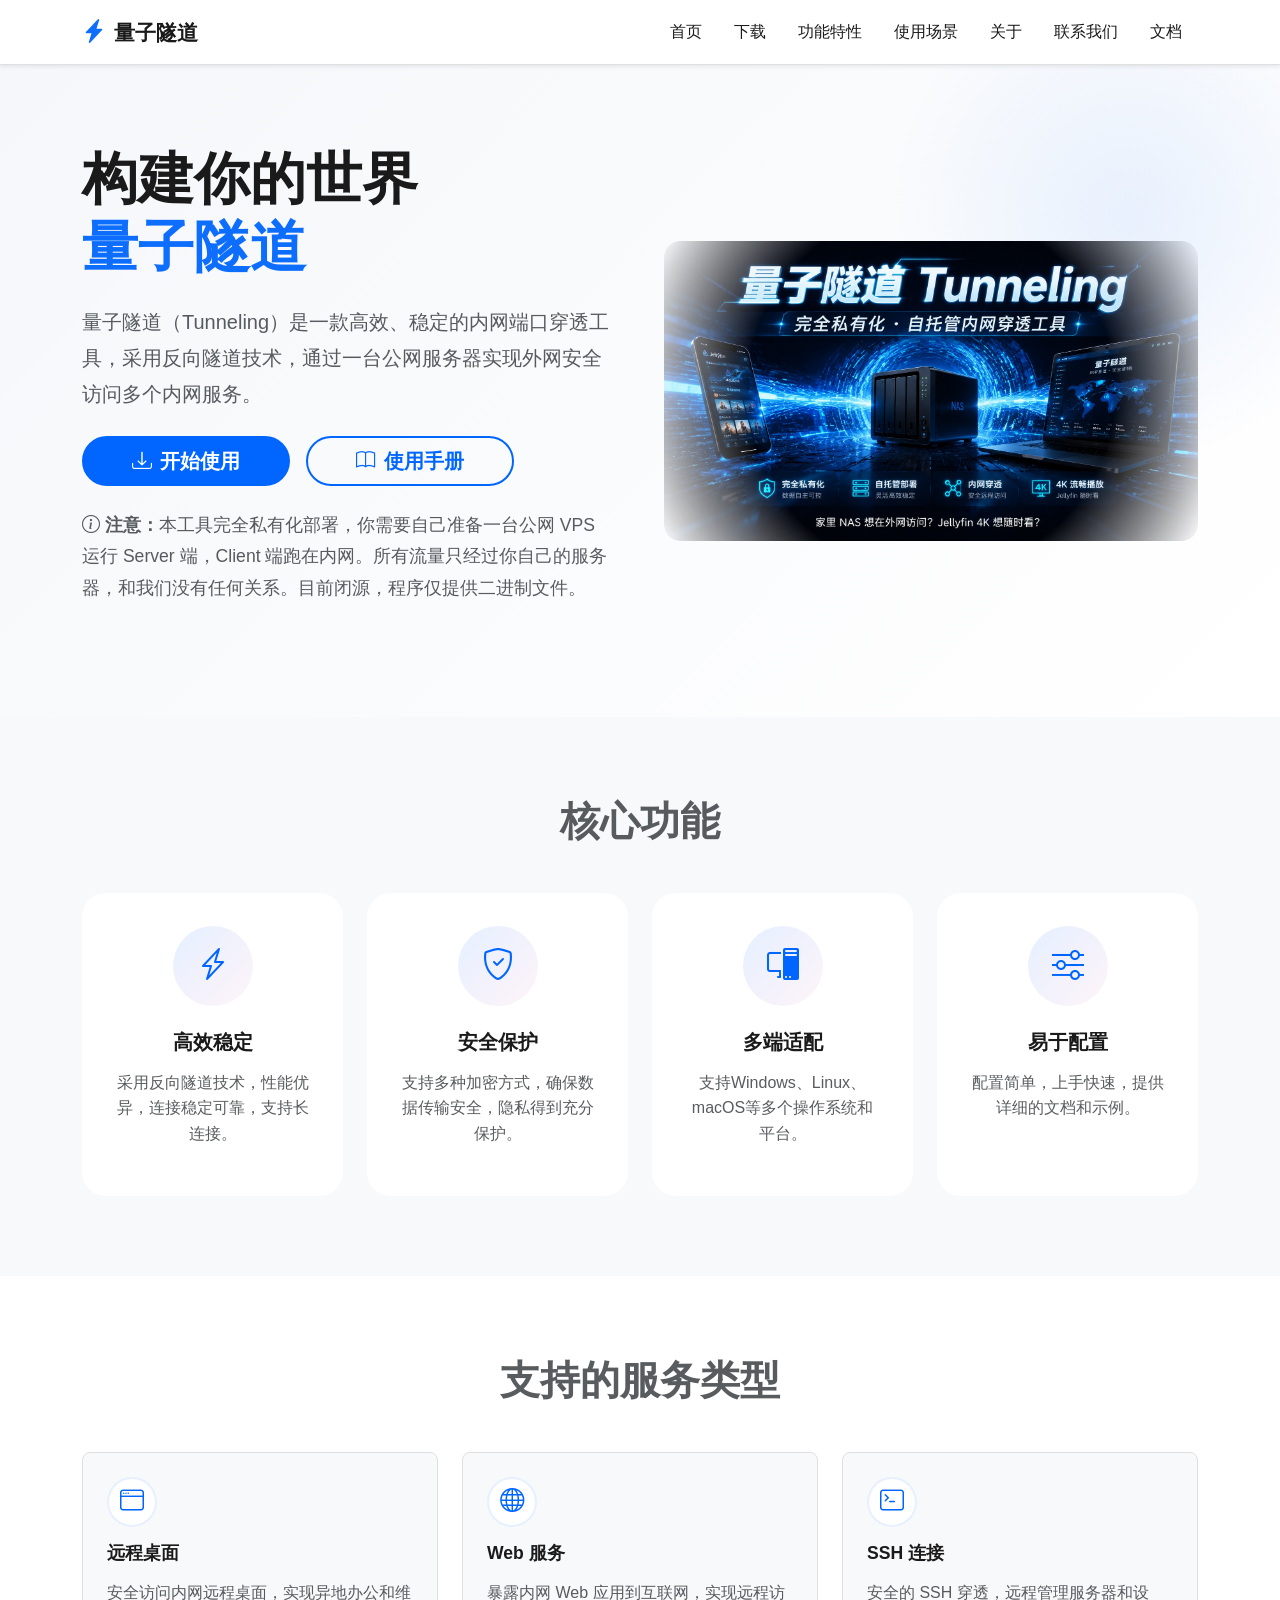
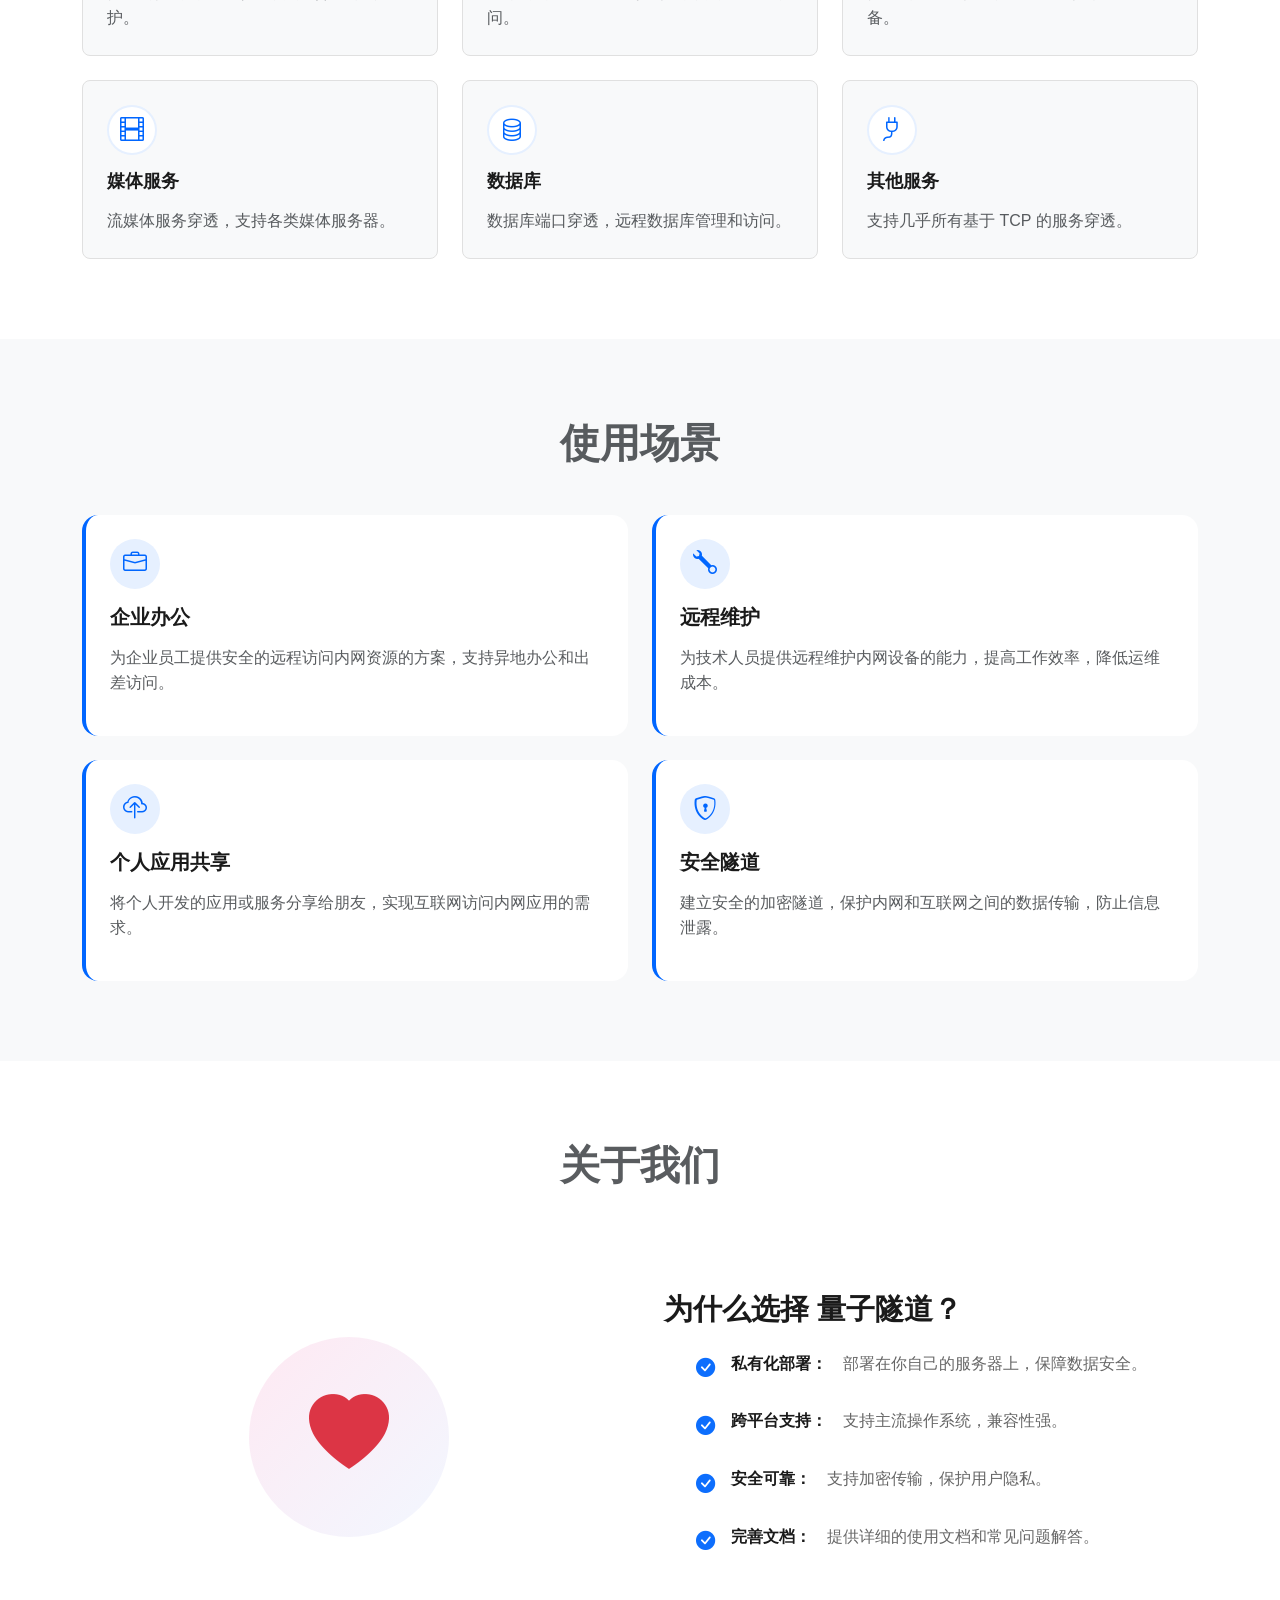
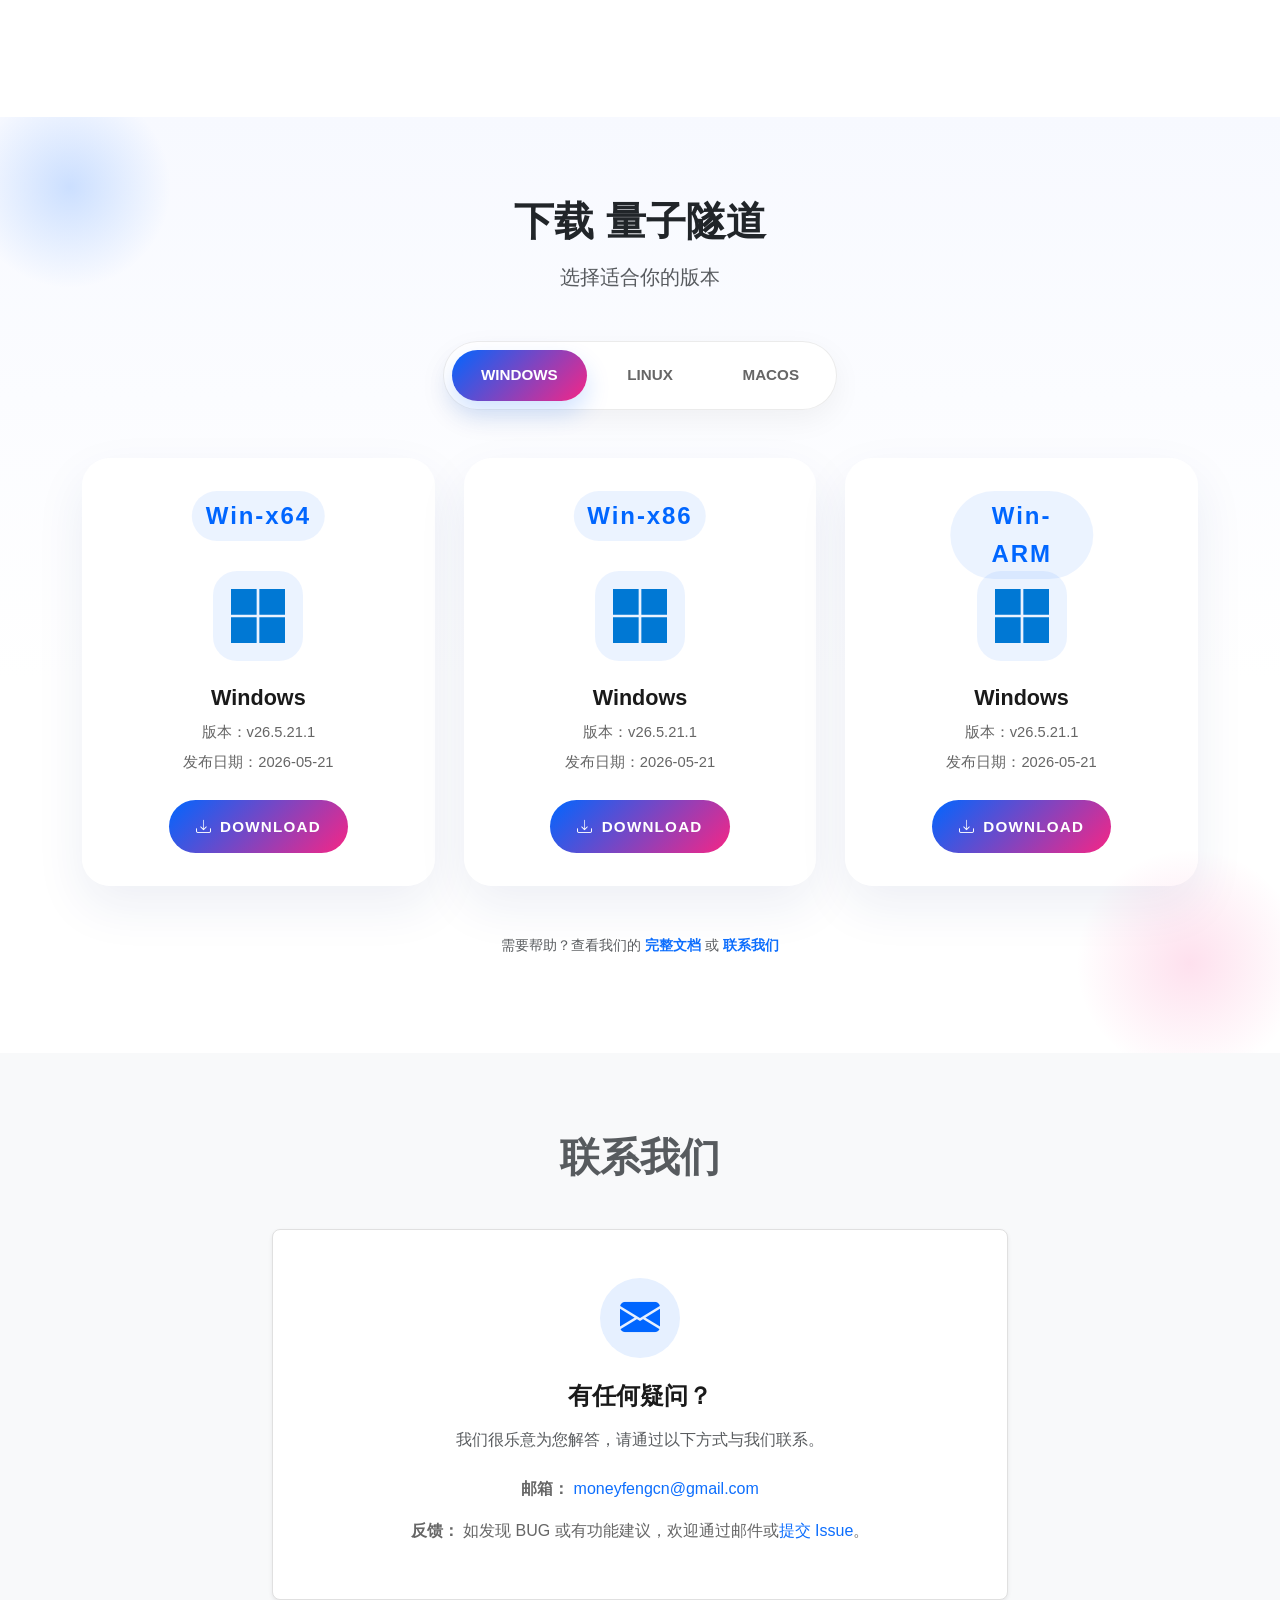
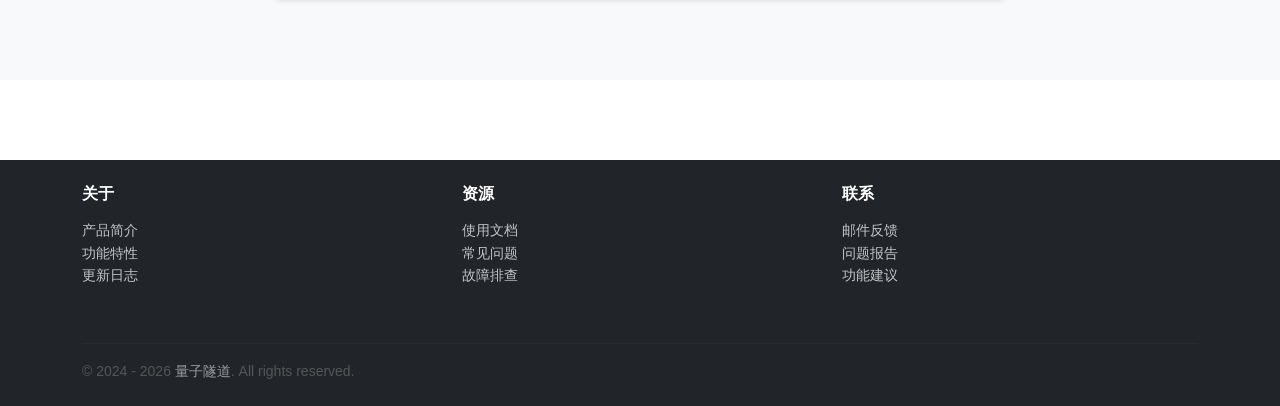
<file: index.html>
<!DOCTYPE html>
<html lang="zh-CN">

<head>
    <meta charset="UTF-8">
    <meta name="viewport" content="width=device-width, initial-scale=1.0">
    <title> 量子隧道 - 高效稳定的内网穿透工具</title>
    <link href="https://cdn.jsdelivr.net/npm/bootstrap@5.3.0/dist/css/bootstrap.min.css" rel="stylesheet">
    <link rel="stylesheet" href="https://cdn.jsdelivr.net/npm/bootstrap-icons@1.11.0/font/bootstrap-icons.css">
    <link rel="stylesheet" href="style.css">
</head>

<body>
    <!-- 导航栏 -->
    <nav class="navbar navbar-expand-lg navbar-light bg-white sticky-top shadow-sm">
        <div class="container-lg">
            <a class="navbar-brand fw-bold" href="https://tunneling.cc/">
                <i class="bi bi-lightning-charge-fill text-primary"></i>
                量子隧道
            </a>
            <button class="navbar-toggler" type="button" data-bs-toggle="collapse" data-bs-target="#navbarNav">
                <span class="navbar-toggler-icon"></span>
            </button>
            <div class="collapse navbar-collapse" id="navbarNav">
                <ul class="navbar-nav ms-auto">
                    <li class="nav-item">
                        <a class="nav-link" href="#home">首页</a>
                    </li>
                    <li class="nav-item">
                        <a class="nav-link" href="#download">下载</a>
                    </li>
                    <li class="nav-item">
                        <a class="nav-link" href="#features">功能特性</a>
                    </li>
                    <li class="nav-item">
                        <a class="nav-link" href="#usage">使用场景</a>
                    </li>
                    <li class="nav-item">
                        <a class="nav-link" href="#about">关于</a>
                    </li>
                    <li class="nav-item">
                        <a class="nav-link" href="#contact">联系我们</a>
                    </li>
                    <li class="nav-item">
                        <a class="nav-link" href="docs.html">文档</a>
                    </li>
                </ul>
            </div>
        </div>
    </nav>

    <!-- Hero Section -->
    <section id="home" class="hero-section py-5">
        <div class="container-lg">
            <div class="row align-items-center g-5">
                <div class="col-lg-6">
                    <h1 class="display-4 fw-bold mb-4">
                        构建你的世界<br>
                        <span class="text-primary"> 量子隧道</span>
                    </h1>
                    <p class="fs-5 text-muted mb-4">
                        量子隧道（Tunneling）是一款高效、稳定的内网端口穿透工具，采用反向隧道技术，通过一台公网服务器实现外网安全访问多个内网服务。
                    </p>
                    <div class="d-flex gap-3 mb-4 flex-wrap">
                        <a href="#download" class="btn btn-primary btn-lg px-5 rounded-pill">
                            <i class="bi bi-download me-2"></i>开始使用
                        </a>
                        <a href="docs.html" class="btn btn-outline-primary btn-lg px-5 rounded-pill">
                            <i class="bi bi-book me-2"></i>使用手册
                        </a>
                    </div>
                    <p class="text-muted small">
                        <i class="bi bi-info-circle"></i>
                        <strong>注意：</strong>本工具完全私有化部署，你需要自己准备一台公网 VPS 运行 Server 端，Client
                        端跑在内网。所有流量只经过你自己的服务器，和我们没有任何关系。目前闭源，程序仅提供二进制文件。
                    </p>
                </div>
                <div class="col-lg-6">
                    <div class="hero-image">
                        <img src="ad.jpg" alt="Tunneling" class="hero-graphic">
                    </div>
                </div>
            </div>
        </div>
    </section>

    <!-- 功能特性 -->
    <section id="features" class="features-section py-5 bg-light">
        <div class="container-lg">
            <h2 class="text-center mb-5">
                <span class="text-muted">核心功能</span>
            </h2>
            <div class="row g-4">
                <div class="col-md-6 col-lg-3">
                    <div class="feature-card text-center">
                        <div class="feature-icon">
                            <i class="bi bi-lightning-charge"></i>
                        </div>
                        <h5 class="mt-4 mb-3">高效稳定</h5>
                        <p class="text-muted">采用反向隧道技术，性能优异，连接稳定可靠，支持长连接。</p>
                    </div>
                </div>
                <div class="col-md-6 col-lg-3">
                    <div class="feature-card text-center">
                        <div class="feature-icon">
                            <i class="bi bi-shield-check"></i>
                        </div>
                        <h5 class="mt-4 mb-3">安全保护</h5>
                        <p class="text-muted">支持多种加密方式，确保数据传输安全，隐私得到充分保护。</p>
                    </div>
                </div>
                <div class="col-md-6 col-lg-3">
                    <div class="feature-card text-center">
                        <div class="feature-icon">
                            <i class="bi bi-pc-display"></i>
                        </div>
                        <h5 class="mt-4 mb-3">多端适配</h5>
                        <p class="text-muted">支持Windows、Linux、macOS等多个操作系统和平台。</p>
                    </div>
                </div>
                <div class="col-md-6 col-lg-3">
                    <div class="feature-card text-center">
                        <div class="feature-icon">
                            <i class="bi bi-sliders"></i>
                        </div>
                        <h5 class="mt-4 mb-3">易于配置</h5>
                        <p class="text-muted">配置简单，上手快速，提供详细的文档和示例。</p>
                    </div>
                </div>
            </div>
        </div>
    </section>

    <!-- 支持的服务类型 -->
    <section class="services-section py-5">
        <div class="container-lg">
            <h2 class="text-center mb-5">
                <span class="text-muted">支持的服务类型</span>
            </h2>
            <div class="row g-4">
                <div class="col-md-4">
                    <div class="service-item p-4 rounded-3 bg-light">
                        <div class="service-icon mb-3">
                            <i class="bi bi-window"></i>
                        </div>
                        <h5>远程桌面</h5>
                        <p class="text-muted mb-0">安全访问内网远程桌面，实现异地办公和维护。</p>
                    </div>
                </div>
                <div class="col-md-4">
                    <div class="service-item p-4 rounded-3 bg-light">
                        <div class="service-icon mb-3">
                            <i class="bi bi-globe"></i>
                        </div>
                        <h5>Web 服务</h5>
                        <p class="text-muted mb-0">暴露内网 Web 应用到互联网，实现远程访问。</p>
                    </div>
                </div>
                <div class="col-md-4">
                    <div class="service-item p-4 rounded-3 bg-light">
                        <div class="service-icon mb-3">
                            <i class="bi bi-terminal"></i>
                        </div>
                        <h5>SSH 连接</h5>
                        <p class="text-muted mb-0">安全的 SSH 穿透，远程管理服务器和设备。</p>
                    </div>
                </div>
                <div class="col-md-4">
                    <div class="service-item p-4 rounded-3 bg-light">
                        <div class="service-icon mb-3">
                            <i class="bi bi-film"></i>
                        </div>
                        <h5>媒体服务</h5>
                        <p class="text-muted mb-0">流媒体服务穿透，支持各类媒体服务器。</p>
                    </div>
                </div>
                <div class="col-md-4">
                    <div class="service-item p-4 rounded-3 bg-light">
                        <div class="service-icon mb-3">
                            <i class="bi bi-database"></i>
                        </div>
                        <h5>数据库</h5>
                        <p class="text-muted mb-0">数据库端口穿透，远程数据库管理和访问。</p>
                    </div>
                </div>
                <div class="col-md-4">
                    <div class="service-item p-4 rounded-3 bg-light">
                        <div class="service-icon mb-3">
                            <i class="bi bi-plug"></i>
                        </div>
                        <h5>其他服务</h5>
                        <p class="text-muted mb-0">支持几乎所有基于 TCP 的服务穿透。</p>
                    </div>
                </div>
            </div>
        </div>
    </section>

    <!-- 使用场景 -->
    <section id="usage" class="usage-section py-5 bg-light">
        <div class="container-lg">
            <h2 class="text-center mb-5">
                <span class="text-muted">使用场景</span>
            </h2>
            <div class="row g-4">
                <div class="col-md-6">
                    <div class="usage-card p-4">
                        <div class="usage-icon mb-3">
                            <i class="bi bi-briefcase"></i>
                        </div>
                        <h5>企业办公</h5>
                        <p class="text-muted">为企业员工提供安全的远程访问内网资源的方案，支持异地办公和出差访问。</p>
                    </div>
                </div>
                <div class="col-md-6">
                    <div class="usage-card p-4">
                        <div class="usage-icon mb-3">
                            <i class="bi bi-wrench"></i>
                        </div>
                        <h5>远程维护</h5>
                        <p class="text-muted">为技术人员提供远程维护内网设备的能力，提高工作效率，降低运维成本。</p>
                    </div>
                </div>
                <div class="col-md-6">
                    <div class="usage-card p-4">
                        <div class="usage-icon mb-3">
                            <i class="bi bi-cloud-upload"></i>
                        </div>
                        <h5>个人应用共享</h5>
                        <p class="text-muted">将个人开发的应用或服务分享给朋友，实现互联网访问内网应用的需求。</p>
                    </div>
                </div>
                <div class="col-md-6">
                    <div class="usage-card p-4">
                        <div class="usage-icon mb-3">
                            <i class="bi bi-shield-lock"></i>
                        </div>
                        <h5>安全隧道</h5>
                        <p class="text-muted">建立安全的加密隧道，保护内网和互联网之间的数据传输，防止信息泄露。</p>
                    </div>
                </div>
            </div>
        </div>
    </section>

    <!-- 关于我们 -->
    <section id="about" class="about-section py-5">
        <div class="container-lg">
            <h2 class="text-center mb-5">
                <span class="text-muted">关于我们</span>
            </h2>
            <div class="row align-items-center g-5">
                <div class="col-lg-6">
                    <div class="about-image">
                        <div class="about-graphic">
                            <i class="bi bi-heart-fill text-danger"></i>
                        </div>
                    </div>
                </div>
                <div class="col-lg-6">
                    <h3 class="mb-4">为什么选择 量子隧道？</h3>
                    <ul class="about-list">

                        <li>
                            <i class="bi bi-check-circle-fill text-primary"></i>
                            <strong>私有化部署：</strong>部署在你自己的服务器上，保障数据安全。
                        </li>

                        <li>
                            <i class="bi bi-check-circle-fill text-primary"></i>
                            <strong>跨平台支持：</strong>支持主流操作系统，兼容性强。
                        </li>
                        <li>
                            <i class="bi bi-check-circle-fill text-primary"></i>
                            <strong>安全可靠：</strong>支持加密传输，保护用户隐私。
                        </li>
                        <li>
                            <i class="bi bi-check-circle-fill text-primary"></i>
                            <strong>完善文档：</strong>提供详细的使用文档和常见问题解答。
                        </li>
                    </ul>

                </div>
            </div>
        </div>
    </section>

    <!-- 下载与快速开始 -->
    <section id="download" class="download-section py-5 bg-light">
        <div class="container-lg">
            <div class="text-center mb-5">
                <h2 class="mb-3 text-dark">下载 量子隧道</h2>
                <p class="fs-5 text-muted">
                    选择适合你的版本
                </p>
            </div>

            <!-- 分类标签 -->
            <div class="download-tabs mb-5">
                <div class="tabs-container">
                    <button class="tab-btn active" data-tab="windows">
                        WINDOWS
                    </button>
                    <button class="tab-btn" data-tab="linux">
                        LINUX
                    </button>
                    <button class="tab-btn" data-tab="macos">
                        MACOS
                    </button>
                </div>
            </div>

            <!-- Windows 版本 -->
            <div class="tab-content active" id="windows-content">
                <div class="downloads-grid">
                    <div class="download-card">
                        <div class="card-top">
                            <div class="os-label">Win-x64</div>
                            <div class="os-icon">
                                <svg viewBox="0 0 24 24" width="60" height="60">
                                    <path fill="#0078D4"
                                        d="M11.4 24H0V12.6h11.4V24zM24 24H12.6V12.6H24V24zM11.4 11.4H0V0h11.4v11.4zm12.6 0H12.6V0H24v11.4z" />
                                </svg>
                            </div>
                        </div>
                        <h5>Windows</h5>
                        <p class="version-info">版本：v26.5.21.1</p>
                        <p class="version-info">发布日期：2026-05-21</p>
                        <a href="/downloads/win-x64.zip" class="btn-download" download>
                            <i class="bi bi-download"></i> DOWNLOAD
                        </a>
                    </div>

                    <div class="download-card">
                        <div class="card-top">
                            <div class="os-label">Win-x86</div>
                            <div class="os-icon">
                                <svg viewBox="0 0 24 24" width="60" height="60">
                                    <path fill="#0078D4"
                                        d="M11.4 24H0V12.6h11.4V24zM24 24H12.6V12.6H24V24zM11.4 11.4H0V0h11.4v11.4zm12.6 0H12.6V0H24v11.4z" />
                                </svg>
                            </div>
                        </div>
                        <h5>Windows</h5>
                        <p class="version-info">版本：v26.5.21.1</p>
                        <p class="version-info">发布日期：2026-05-21</p>
                        <a href="/downloads/win-x86.zip" class="btn-download" download>
                            <i class="bi bi-download"></i> DOWNLOAD
                        </a>
                    </div>

                    <div class="download-card">
                        <div class="card-top">
                            <div class="os-label">Win-ARM</div>
                            <div class="os-icon">
                                <svg viewBox="0 0 24 24" width="60" height="60">
                                    <path fill="#0078D4"
                                        d="M11.4 24H0V12.6h11.4V24zM24 24H12.6V12.6H24V24zM11.4 11.4H0V0h11.4v11.4zm12.6 0H12.6V0H24v11.4z" />
                                </svg>
                            </div>
                        </div>
                        <h5>Windows</h5>
                        <p class="version-info">版本：v26.5.21.1</p>
                        <p class="version-info">发布日期：2026-05-21</p>
                        <a href="/downloads/win-arm64.zip" class="btn-download" download>
                            <i class="bi bi-download"></i> DOWNLOAD
                        </a>
                    </div>
                </div>
            </div>

            <!-- Linux 版本 -->
            <div class="tab-content" id="linux-content">
                <div class="downloads-grid">
                    <div class="download-card">
                        <div class="card-top">
                            <div class="os-label">Linux-x64</div>
                            <div class="os-icon">
                                <svg viewBox="0 0 24 24" width="60" height="60" xmlns="http://www.w3.org/2000/svg">
                                    <circle cx="12" cy="12" r="10" fill="#E95420" />
                                    <circle cx="18.6" cy="12" r="1.6" fill="#fff" />
                                    <circle cx="8.2" cy="6.8" r="1.6" fill="#fff" />
                                    <circle cx="8.2" cy="17.2" r="1.6" fill="#fff" />
                                    <path d="M12 12 L17 12" stroke="#fff" stroke-width="1.4" stroke-linecap="round" />
                                    <path d="M12 12 L8.6 7.6" stroke="#fff" stroke-width="1.4" stroke-linecap="round" />
                                    <path d="M12 12 L8.6 16.4" stroke="#fff" stroke-width="1.4"
                                        stroke-linecap="round" />
                                </svg>
                            </div>
                        </div>
                        <h5>Linux</h5>
                        <p class="version-info">版本：v26.5.21.1</p>
                        <p class="version-info">发布日期：2026-05-21</p>
                        <a href="/downloads/linux-x64.zip" class="btn-download" download>
                            <i class="bi bi-download"></i> DOWNLOAD
                        </a>
                    </div>

                    <div class="download-card">
                        <div class="card-top">
                            <div class="os-label">Linux-ARM</div>
                            <div class="os-icon">
                                <svg viewBox="0 0 24 24" width="60" height="60" xmlns="http://www.w3.org/2000/svg">
                                    <circle cx="12" cy="12" r="10" fill="#E95420" />
                                    <circle cx="18.6" cy="12" r="1.6" fill="#fff" />
                                    <circle cx="8.2" cy="6.8" r="1.6" fill="#fff" />
                                    <circle cx="8.2" cy="17.2" r="1.6" fill="#fff" />
                                    <path d="M12 12 L17 12" stroke="#fff" stroke-width="1.4" stroke-linecap="round" />
                                    <path d="M12 12 L8.6 7.6" stroke="#fff" stroke-width="1.4" stroke-linecap="round" />
                                    <path d="M12 12 L8.6 16.4" stroke="#fff" stroke-width="1.4"
                                        stroke-linecap="round" />
                                </svg>
                            </div>
                        </div>
                        <h5>Linux</h5>
                        <p class="version-info">版本：v26.5.21.1</p>
                        <p class="version-info">发布日期：2026-05-21</p>
                        <a href="/downloads/linux-arm.zip" class="btn-download" download>
                            <i class="bi bi-download"></i> DOWNLOAD
                        </a>
                    </div>

                    <div class="download-card">
                        <div class="card-top">
                            <div class="os-label">Linux-ARM64</div>
                            <div class="os-icon">
                                <svg viewBox="0 0 24 24" width="60" height="60" xmlns="http://www.w3.org/2000/svg">
                                    <circle cx="12" cy="12" r="10" fill="#E95420" />
                                    <circle cx="18.6" cy="12" r="1.6" fill="#fff" />
                                    <circle cx="8.2" cy="6.8" r="1.6" fill="#fff" />
                                    <circle cx="8.2" cy="17.2" r="1.6" fill="#fff" />
                                    <path d="M12 12 L17 12" stroke="#fff" stroke-width="1.4" stroke-linecap="round" />
                                    <path d="M12 12 L8.6 7.6" stroke="#fff" stroke-width="1.4" stroke-linecap="round" />
                                    <path d="M12 12 L8.6 16.4" stroke="#fff" stroke-width="1.4"
                                        stroke-linecap="round" />
                                </svg>
                            </div>
                        </div>
                        <h5>Linux</h5>
                        <p class="version-info">版本：v26.5.21.1</p>
                        <p class="version-info">发布日期：2026-05-21</p>
                        <a href="/downloads/linux-arm64.zip" class="btn-download" download>
                            <i class="bi bi-download"></i> DOWNLOAD
                        </a>
                    </div>
                </div>
            </div>

            <!-- macOS 版本 -->
            <div class="tab-content" id="macos-content">
                <div class="downloads-grid">
                    <div class="download-card">
                        <div class="card-top">
                            <div class="os-label">MacOS-x64</div>
                            <div class="os-icon">
                                <svg viewBox="0 0 24 24" width="60" height="60">
                                    <path fill="#555555"
                                        d="M17.05 20.28c-.98.95-2.05.88-3.08.4-1.09-.5-2.08-.48-3.24 0-1.44.62-2.2.44-3.06-.4C2.79 15.25 3.51 7.59 9.05 7.31c1.35.07 2.29.74 3.08.8 1.18-.24 2.31-.93 3.57-.84 1.51.12 2.65.72 3.4 1.8-3.12 1.87-2.38 5.98.48 7.13-.57 1.5-1.31 2.61-2.53 3.44l-.04-.01zM12.03 7.25c-.15-2.23 1.66-4.07 3.74-4.25.29 2.58-2.34 4.5-3.74 4.25z" />
                                </svg>
                            </div>
                        </div>
                        <h5>MacOS</h5>
                        <p class="version-info">版本：v26.5.21.1</p>
                        <p class="version-info">发布日期：2026-05-21</p>
                        <a href="/downloads/osx-x64.zip" class="btn-download" download>
                            <i class="bi bi-download"></i> DOWNLOAD
                        </a>
                    </div>

                    <div class="download-card">
                        <div class="card-top">
                            <div class="os-label">MacOS-ARM</div>
                            <div class="os-icon">
                                <svg viewBox="0 0 24 24" width="60" height="60">
                                    <path fill="#555555"
                                        d="M17.05 20.28c-.98.95-2.05.88-3.08.4-1.09-.5-2.08-.48-3.24 0-1.44.62-2.2.44-3.06-.4C2.79 15.25 3.51 7.59 9.05 7.31c1.35.07 2.29.74 3.08.8 1.18-.24 2.31-.93 3.57-.84 1.51.12 2.65.72 3.4 1.8-3.12 1.87-2.38 5.98.48 7.13-.57 1.5-1.31 2.61-2.53 3.44l-.04-.01zM12.03 7.25c-.15-2.23 1.66-4.07 3.74-4.25.29 2.58-2.34 4.5-3.74 4.25z" />
                                </svg>
                            </div>
                        </div>
                        <h5>MacOS</h5>
                        <p class="version-info">版本：v26.5.21.1</p>
                        <p class="version-info">发布日期：2026-05-21</p>
                        <a href="/downloads/osx-arm64.zip" class="btn-download" download>
                            <i class="bi bi-download"></i> DOWNLOAD
                        </a>
                    </div>
                </div>
            </div>

            <div class="text-center mt-5">
                <p class="small text-muted">
                    需要帮助？查看我们的 <a href="docs.html" class="text-primary text-decoration-none fw-semibold">完整文档</a> 或 <a
                        href="#contact" class="text-primary text-decoration-none fw-semibold">联系我们</a>
                </p>
            </div>
        </div>
    </section>

    <!-- 联系方式 -->
    <section id="contact" class="contact-section py-5 bg-light">
        <div class="container-lg">
            <h2 class="text-center mb-5">
                <span class="text-muted">联系我们</span>
            </h2>
            <div class="row justify-content-center">
                <div class="col-lg-8">
                    <div class="contact-card p-5 bg-white rounded-3 shadow-sm">
                        <div class="text-center">
                            <div class="contact-icon mb-4">
                                <i class="bi bi-envelope-fill"></i>
                            </div>
                            <h4 class="mb-3">有任何疑问？</h4>
                            <p class="text-muted mb-4">我们很乐意为您解答，请通过以下方式与我们联系。</p>
                            <div class="contact-methods">
                                <p class="mb-3">
                                    <strong>邮箱：</strong>
                                    <a href="mailto:moneyfengcn@gmail.com"
                                        class="text-primary text-decoration-none">moneyfengcn@gmail.com</a>
                                </p>
                                <p>
                                    <strong>反馈：</strong>
                                    如发现 BUG 或有功能建议，欢迎通过邮件或<a href="https://github.com/moneyfengcn/Tunneling/issues"
                                        class="text-primary text-decoration-none">提交 Issue</a>。
                                </p>
                            </div>
                        </div>
                    </div>
                </div>
            </div>
        </div>
    </section>

    <!-- 页脚 -->
    <footer class="footer py-4 bg-dark text-light">
        <div class="container-lg">
            <div class="row mb-4">
                <div class="col-md-4 mb-3">
                    <h6 class="fw-bold mb-3">关于</h6>
                    <ul class="list-unstyled small">
                        <li><a href="#" class="text-light text-decoration-none opacity-75 hover-bright">产品简介</a></li>
                        <li><a href="#" class="text-light text-decoration-none opacity-75 hover-bright">功能特性</a></li>
                        <li><a href="#" class="text-light text-decoration-none opacity-75 hover-bright">更新日志</a></li>
                    </ul>
                </div>
                <div class="col-md-4 mb-3">
                    <h6 class="fw-bold mb-3">资源</h6>
                    <ul class="list-unstyled small">
                        <li><a href="docs.html" class="text-light text-decoration-none opacity-75 hover-bright">使用文档</a>
                        </li>
                        <li><a href="docs.html" class="text-light text-decoration-none opacity-75 hover-bright">常见问题</a>
                        </li>
                        <li><a href="docs.html" class="text-light text-decoration-none opacity-75 hover-bright">故障排查</a>
                        </li>
                    </ul>
                </div>
                <div class="col-md-4 mb-3">
                    <h6 class="fw-bold mb-3">联系</h6>
                    <ul class="list-unstyled small">
                        <li><a href="mailto:moneyfengcn@gmail.com"
                                class="text-light text-decoration-none opacity-75 hover-bright">邮件反馈</a></li>
                        <li><a href="https://github.com/moneyfengcn/Tunneling/issues"
                                class="text-light text-decoration-none opacity-75 hover-bright">问题报告</a></li>
                        <li><a href="https://github.com/moneyfengcn/Tunneling"
                                class="text-light text-decoration-none opacity-75 hover-bright">功能建议</a></li>
                    </ul>
                </div>
            </div>
            <hr class="opacity-25">
            <div class="row align-items-center">
                <div class="col-md-6">
                    <p class="small opacity-75 mb-0">
                        &copy; 2024 - 2026 <a href="https://tunneling.cc/"
                            class="text-light text-decoration-none opacity-75 hover-bright">量子隧道</a>. All rights
                        reserved.
                    </p>
                </div>
            </div>
        </div>
    </footer>

    <script src="https://cdn.jsdelivr.net/npm/bootstrap@5.3.0/dist/js/bootstrap.bundle.min.js"></script>
    <script src="script.js"></script>
</body>

</html>
</file>
<file: style.css>
/* ==================== Variables & Root ==================== */
:root {
    --primary: #0066ff;
    --primary-dark: #0052cc;
    --primary-light: #e6f0ff;
    --secondary: #f72585;
    --light-bg: #f5f7fa;
    --text-dark: #1a1a1a;
    --text-muted: #666666;
    --border-color: #e0e0e0;
    --shadow: 0 2px 8px rgba(0, 0, 0, 0.08);
    --shadow-lg: 0 10px 30px rgba(0, 0, 0, 0.1);
}

/* ==================== Global Styles ==================== */
* {
    margin: 0;
    padding: 0;
    box-sizing: border-box;
}

html {
    scroll-behavior: smooth;
}

body {
    font-family: -apple-system, BlinkMacSystemFont, 'Segoe UI', 'Roboto', 'Helvetica Neue', Arial, sans-serif;
    color: var(--text-dark);
    background-color: #ffffff;
    line-height: 1.6;
    overflow-x: hidden;
}

/* ==================== Typography ==================== */
h1, h2, h3, h4, h5, h6 {
    font-weight: 600;
    color: var(--text-dark);
    margin-bottom: 1rem;
}

h1 {
    font-size: clamp(2rem, 5vw, 3.5rem);
}

h2 {
    font-size: clamp(1.75rem, 4vw, 2.5rem);
}

p {
    color: var(--text-muted);
    margin-bottom: 1rem;
}

a {
    transition: all 0.3s ease;
}

a:hover {
    text-decoration: none;
}

/* ==================== Navbar ==================== */
.navbar {
    background-color: #fff !important;
    border-bottom: 1px solid var(--border-color);
    transition: all 0.3s ease;
}

.navbar-brand {
    font-size: 1.3rem;
    color: var(--text-dark) !important;
    display: flex;
    align-items: center;
    gap: 0.5rem;
}

.navbar-brand i {
    font-size: 1.5rem;
}

.navbar-nav .nav-link {
    color: var(--text-dark) !important;
    font-weight: 500;
    margin: 0 0.5rem;
    position: relative;
    transition: color 0.3s ease;
}

.navbar-nav .nav-link::after {
    content: '';
    position: absolute;
    bottom: -5px;
    left: 0;
    right: 0;
    height: 3px;
    background-color: var(--primary);
    transform: scaleX(0);
    transform-origin: right;
    transition: transform 0.3s ease;
}

.navbar-nav .nav-link:hover::after {
    transform: scaleX(1);
    transform-origin: left;
}

.navbar-nav .nav-link:hover {
    color: var(--primary) !important;
}

.navbar.scrolled {
    box-shadow: var(--shadow);
}

/* ==================== Hero Section ==================== */
.hero-section {
    background: linear-gradient(135deg, #f5f7fa 0%, #ffffff 100%);
    padding: 80px 0 !important;
    position: relative;
    overflow: hidden;
}

.hero-section::before {
    content: '';
    position: absolute;
    top: 0;
    right: 0;
    width: 500px;
    height: 500px;
    background: radial-gradient(circle, rgba(0, 102, 255, 0.08) 0%, transparent 70%);
    border-radius: 50%;
    transform: translate(100px, -100px);
}

.hero-section h1 {
    margin-bottom: 1.5rem;
    line-height: 1.2;
}

.hero-section p {
    font-size: 1.1rem;
    line-height: 1.8;
    margin-bottom: 2rem;
}

.hero-section .btn {
    font-weight: 600;
    transition: all 0.3s ease;
    border: 2px solid transparent;
}

.hero-section .btn-primary {
    background-color: var(--primary);
    border-color: var(--primary);
}

.hero-section .btn-primary:hover {
    background-color: var(--primary-dark);
    border-color: var(--primary-dark);
    transform: translateY(-3px);
    box-shadow: 0 10px 25px rgba(0, 102, 255, 0.3);
}

.hero-section .btn-outline-primary {
    color: var(--primary);
    border-color: var(--primary);
}

.hero-section .btn-outline-primary:hover {
    background-color: var(--primary);
    border-color: var(--primary);
    transform: translateY(-3px);
}

.hero-image {
    display: flex;
    align-items: center;
    justify-content: center;
    width: 100%;
    aspect-ratio: 16 / 9;
}

.hero-graphic {
    width: 100%;
    height: 100%;
    border-radius: 1rem;
    object-fit: cover;
    animation: float 3s ease-in-out infinite;
    mask-image: radial-gradient(circle at center, black 60%, transparent 100%);
    -webkit-mask-image: radial-gradient(circle at center, black 60%, transparent 100%);
    box-shadow: 
        inset 0 0 60px rgba(0, 0, 0, 0.1),
        0 20px 40px rgba(0, 0, 0, 0.08);
}

@keyframes float {
    0%, 100% {
        transform: translateY(0px);
    }
    50% {
        transform: translateY(-20px);
    }
}

@keyframes rotate {
    from {
        transform: rotate(0deg);
    }
    to {
        transform: rotate(360deg);
    }
}

/* ==================== Features Section ==================== */
.features-section {
    padding: 80px 0 !important;
    background-color: var(--light-bg);
}

.features-section h2 {
    margin-bottom: 3rem;
    color: var(--text-dark);
}

.feature-card {
    background-color: #ffffff;
    border-radius: 1.5rem;
    padding: 2rem !important;
    transition: all 0.3s ease;
    border: 1px solid transparent;
    height: 100%;
}

.feature-card:hover {
    transform: translateY(-10px);
    box-shadow: var(--shadow-lg);
    border-color: var(--primary-light);
}

.feature-icon {
    width: 80px;
    height: 80px;
    background: linear-gradient(135deg, rgba(0, 102, 255, 0.1) 0%, rgba(247, 37, 133, 0.05) 100%);
    border-radius: 50%;
    display: flex;
    align-items: center;
    justify-content: center;
    margin: 0 auto;
    font-size: 2rem;
    color: var(--primary);
}

.feature-card:hover .feature-icon {
    background: linear-gradient(135deg, rgba(0, 102, 255, 0.2) 0%, rgba(247, 37, 133, 0.1) 100%);
    transform: scale(1.1);
}

.feature-card h5 {
    color: var(--text-dark);
    font-weight: 600;
}

/* ==================== Services Section ==================== */
.services-section {
    padding: 80px 0 !important;
}

.services-section h2 {
    margin-bottom: 3rem;
    color: var(--text-dark);
}

.service-item {
    background-color: var(--light-bg);
    border: 1px solid var(--border-color);
    transition: all 0.3s ease;
    border-radius: 1rem;
}

.service-item:hover {
    border-color: var(--primary);
    box-shadow: 0 8px 20px rgba(0, 102, 255, 0.15);
    transform: translateY(-5px);
}

.service-icon {
    width: 50px;
    height: 50px;
    background-color: #ffffff;
    border-radius: 50%;
    display: flex;
    align-items: center;
    justify-content: center;
    font-size: 1.5rem;
    color: var(--primary);
    border: 2px solid var(--primary-light);
}

.service-item:hover .service-icon {
    background-color: var(--primary);
    color: white;
    border-color: var(--primary);
}

.service-item h5 {
    color: var(--text-dark);
    font-weight: 600;
    font-size: 1.1rem;
}

/* ==================== Usage Section ==================== */
.usage-section {
    padding: 80px 0 !important;
    background-color: var(--light-bg);
}

.usage-section h2 {
    margin-bottom: 3rem;
    color: var(--text-dark);
}

.usage-card {
    background-color: #ffffff;
    border-radius: 1rem;
    border-left: 4px solid var(--primary);
    transition: all 0.3s ease;
}

.usage-card:hover {
    box-shadow: var(--shadow-lg);
    transform: translateX(5px);
}

.usage-icon {
    width: 50px;
    height: 50px;
    background-color: var(--primary-light);
    border-radius: 50%;
    display: flex;
    align-items: center;
    justify-content: center;
    font-size: 1.5rem;
    color: var(--primary);
}

.usage-card h5 {
    color: var(--text-dark);
    font-weight: 600;
    margin-bottom: 1rem;
}

/* ==================== About Section ==================== */
.about-section {
    padding: 80px 0 !important;
}

.about-section h2 {
    margin-bottom: 3rem;
    color: var(--text-dark);
}

.about-section h3 {
    color: var(--text-dark);
    margin-bottom: 2rem;
    font-size: 1.8rem;
}

.about-image {
    display: flex;
    align-items: center;
    justify-content: center;
    height: 400px;
}

.about-graphic {
    width: 200px;
    height: 200px;
    background: linear-gradient(135deg, rgba(247, 37, 133, 0.1) 0%, rgba(0, 102, 255, 0.05) 100%);
    border-radius: 50%;
    display: flex;
    align-items: center;
    justify-content: center;
    font-size: 5rem;
    animation: float 3s ease-in-out infinite;
}

.about-list {
    list-style: none;
}

.about-list li {
    display: flex;
    align-items: flex-start;
    gap: 1rem;
    margin-bottom: 1.5rem;
    color: var(--text-muted);
    line-height: 1.6;
}

.about-list li i {
    margin-top: 3px;
    font-size: 1.2rem;
    flex-shrink: 0;
}

.about-list strong {
    color: var(--text-dark);
    font-weight: 600;
}

/* ==================== Download Section ==================== */
.download-section {
    padding: 80px 0 !important;
    background: linear-gradient(180deg, #f7f9ff 0%, #ffffff 60%);
    position: relative;
    overflow: hidden;
}

.download-section::before {
    content: '';
    position: absolute;
    top: -40px;
    left: -40px;
    width: 220px;
    height: 220px;
    background: radial-gradient(circle, rgba(0, 102, 255, 0.18) 0%, transparent 65%);
    pointer-events: none;
}

.download-section::after {
    content: '';
    position: absolute;
    bottom: -40px;
    right: -40px;
    width: 260px;
    height: 260px;
    background: radial-gradient(circle, rgba(247, 37, 133, 0.14) 0%, transparent 62%);
    pointer-events: none;
}

.download-section h2 {
    color: var(--text-dark);
    margin-bottom: 1rem;
}

/* Download Tabs */
.download-tabs {
    display: flex;
    justify-content: center;
    margin-bottom: 2rem;
    position: relative;
    z-index: 1;
}

.tabs-container {
    display: inline-flex;
    justify-content: center;
    gap: 0.75rem;
    flex-wrap: wrap;
    padding: 0.5rem;
    border-radius: 999px;
    background: rgba(255, 255, 255, 0.95);
    border: 1px solid rgba(0, 0, 0, 0.08);
    box-shadow: 0 10px 30px rgba(0, 0, 0, 0.05);
}

.tab-btn {
    padding: 0.85rem 1.8rem;
    background: transparent;
    border: none;
    border-radius: 999px;
    color: var(--text-muted);
    font-weight: 700;
    font-size: 0.95rem;
    cursor: pointer;
    transition: all 0.25s ease;
    position: relative;
}

.tab-btn:hover {
    color: var(--primary);
    transform: translateY(-1px);
}

.tab-btn.active {
    color: white;
    background: linear-gradient(135deg, var(--primary), var(--secondary));
    box-shadow: 0 12px 24px rgba(0, 102, 255, 0.18);
}

/* Tab Content */
.tab-content {
    display: none;
    animation: fadeIn 0.35s ease;
}

.tab-content.active {
    display: block;
}

@keyframes fadeIn {
    from {
        opacity: 0;
        transform: translateY(8px);
    }
    to {
        opacity: 1;
        transform: translateY(0);
    }
}

/* Downloads Grid */
.downloads-grid {
    display: grid;
    grid-template-columns: repeat(auto-fit, minmax(230px, 1fr));
    gap: 1.8rem;
    margin: 2rem 0;
}

.download-card {
    background: rgba(255, 255, 255, 0.95);
    border: 1px solid rgba(255, 255, 255, 0.7);
    border-radius: 1.75rem;
    padding: 2rem;
    text-align: center;
    transition: all 0.35s ease;
    box-shadow: 0 20px 50px rgba(31, 55, 125, 0.08);
}

.download-card:hover {
    border-color: rgba(0, 102, 255, 0.22);
    box-shadow: 0 24px 70px rgba(31, 55, 125, 0.14);
    transform: translateY(-10px);
}

.card-top {
    display: flex;
    flex-direction: column;
    align-items: center;
    margin-bottom: 1.5rem;
    position: relative;
    min-height: 160px;
}

.os-label {
    position: absolute;
    top: 0;
    left: 50%;
    transform: translateX(-50%);
    background: rgba(0, 102, 255, 0.08);
    padding: 0.35rem 0.85rem;
    border-radius: 999px;
    color: var(--primary);
    font-weight: 700;
    font-size: 1.5rem;
    letter-spacing: 0.08em;
}

.os-icon {
    width: 90px;
    height: 90px;
    display: flex;
    align-items: center;
    justify-content: center;
    margin-top: 5rem;
    background: rgba(0, 102, 255, 0.08);
    border-radius: 1.5rem;
}

.os-icon svg {
    width: 60%;
    height: 60%;
}

.download-card h5 {
    font-size: 1.35rem;
    color: var(--text-dark);
    margin: 0.6rem 0 0.6rem;
    font-weight: 700;
}

.version-info {
    color: var(--text-muted);
    font-size: 0.92rem;
    margin-bottom: 0.5rem;
    line-height: 1.5;
}

.btn-download {
    display: inline-flex;
    align-items: center;
    justify-content: center;
    gap: 0.5rem;
    padding: 0.9rem 1.7rem;
    background: linear-gradient(135deg, var(--primary), var(--secondary));
    color: white;
    text-decoration: none;
    border-radius: 999px;
    font-weight: 700;
    transition: all 0.3s ease;
    margin-top: 1.2rem;
    border: none;
    cursor: pointer;
    font-size: 0.95rem;
    letter-spacing: 0.08em;
}

.btn-download:hover {
    transform: translateY(-2px);
    box-shadow: 0 14px 30px rgba(247, 37, 133, 0.25);
    color: white;
    text-decoration: none;
}

/* ==================== Contact Section ==================== */
.contact-section {
    padding: 80px 0 !important;
    background-color: var(--light-bg);
}

.contact-section h2 {
    margin-bottom: 3rem;
    color: var(--text-dark);
}

.contact-card {
    border: 1px solid var(--border-color);
    transition: all 0.3s ease;
}

.contact-card:hover {
    box-shadow: var(--shadow-lg);
    border-color: var(--primary);
}

.contact-icon {
    width: 80px;
    height: 80px;
    background-color: var(--primary-light);
    border-radius: 50%;
    display: flex;
    align-items: center;
    justify-content: center;
    margin: 0 auto;
    font-size: 2.5rem;
    color: var(--primary);
}

.contact-card h4 {
    color: var(--text-dark);
    font-weight: 600;
}

.contact-methods p {
    color: var(--text-muted);
    margin-bottom: 0.5rem;
}

.contact-methods a {
    color: var(--primary);
    font-weight: 500;
}

.contact-methods a:hover {
    text-decoration: underline;
}

/* ==================== Footer ==================== */
footer {
    background-color: #1a1a1a !important;
    color: rgba(255, 255, 255, 0.8);
    margin-top: 80px;
}

footer h6 {
    color: white;
    font-weight: 600;
    margin-bottom: 1.5rem;
}

footer a {
    color: rgba(255, 255, 255, 0.6);
    text-decoration: none;
    transition: all 0.3s ease;
}

footer a:hover {
    color: var(--primary);
    text-decoration: none;
}

footer .opacity-75 {
    opacity: 0.75;
}

footer hr {
    border-color: rgba(255, 255, 255, 0.1);
}

/* ==================== Utilities ==================== */
.hover-bright:hover {
    opacity: 1 !important;
    color: var(--primary) !important;
}

.rounded-pill {
    border-radius: 50px !important;
}

/* ==================== Responsive Design ==================== */
@media (max-width: 768px) {
    :root {
        --shadow: 0 1px 4px rgba(0, 0, 0, 0.05);
    }

    h1 {
        font-size: 1.8rem;
    }

    h2 {
        font-size: 1.5rem;
    }

    .hero-section {
        padding: 60px 0 !important;
    }

    .hero-image {
        height: 300px;
        margin-top: 2rem;
    }

    .hero-graphic {
        width: 180px;
        height: 180px;
        font-size: 4rem;
    }

    .features-section,
    .services-section,
    .usage-section,
    .about-section,
    .download-section,
    .cta-section,
    .contact-section {
        padding: 60px 0 !important;
    }

    .feature-card,
    .service-item {
        margin-bottom: 1rem;
    }

    .navbar-nav .nav-link {
        margin: 0.5rem 0;
    }

    .d-flex.gap-3 {
        gap: 1rem !important;
    }

    .hero-section::before {
        width: 300px;
        height: 300px;
        transform: translate(150px, -50px);
    }

    .cta-section::before {
        width: 250px;
        height: 250px;
        transform: translate(150px, -50px);
    }

    .downloads-grid {
        grid-template-columns: repeat(2, 1fr);
        gap: 1.5rem;
    }

    .download-card {
        padding: 1.5rem;
    }

    .os-label {
        font-size: 0.9rem;
    }

    .os-icon {
        margin-top: 1.4rem;
    }

    .download-card h5 {
        font-size: 1.1rem;
        margin: 0.5rem 0 0.4rem;
    }

    .version-info {
        font-size: 0.85rem;
    }

    .about-image {
        height: 300px;
    }

    .about-graphic {
        width: 150px;
        height: 150px;
        font-size: 3.5rem;
    }

    .tabs-container {
        gap: 0.5rem;
    }

    .tab-btn {
        padding: 0.6rem 1.2rem;
        font-size: 0.9rem;
    }
}

@media (max-width: 576px) {
    h1 {
        font-size: 1.5rem;
    }

    h2 {
        font-size: 1.3rem;
    }

    .hero-section {
        padding: 40px 0 !important;
    }

    .hero-section p {
        font-size: 1rem;
    }

    .hero-section .d-flex {
        flex-direction: column;
    }

    .hero-section .btn {
        width: 100%;
    }

    .features-section,
    .services-section,
    .usage-section,
    .about-section,
    .download-section,
    .cta-section,
    .contact-section {
        padding: 40px 0 !important;
    }

    .feature-icon,
    .contact-icon {
        width: 60px;
        height: 60px;
        font-size: 1.5rem;
    }

    .contact-card {
        padding: 2rem 1.5rem !important;
    }

    .navbar-brand {
        font-size: 1.1rem;
    }

    .downloads-grid {
        grid-template-columns: 1fr;
        gap: 1rem;
    }

    .download-card {
        padding: 1.5rem;
    }

    .os-icon {
        width: 70px;
        height: 70px;
    }

    .os-label {
        font-size: 0.85rem;
    }

    .download-card h5 {
        font-size: 1rem;
        margin: 0.6rem 0 0.4rem;
    }

    .version-info {
        font-size: 0.8rem;
    }

    .btn-download {
        padding: 0.6rem 1.2rem;
        font-size: 0.9rem;
    }

    .tabs-container {
        gap: 0.3rem;
    }

    .tab-btn {
        padding: 0.5rem 1rem;
        font-size: 0.85rem;
    }

    .tab-btn.active {
        border-bottom-width: 2px;
    }
}

/* ==================== Animations ==================== */
@keyframes fadeInUp {
    from {
        opacity: 0;
        transform: translateY(30px);
    }
    to {
        opacity: 1;
        transform: translateY(0);
    }
}

.fade-in-up {
    animation: fadeInUp 0.6s ease-out;
}

@keyframes slideInLeft {
    from {
        opacity: 0;
        transform: translateX(-30px);
    }
    to {
        opacity: 1;
        transform: translateX(0);
    }
}

.slide-in-left {
    animation: slideInLeft 0.6s ease-out;
}

@keyframes slideInRight {
    from {
        opacity: 0;
        transform: translateX(30px);
    }
    to {
        opacity: 1;
        transform: translateX(0);
    }
}

.slide-in-right {
    animation: slideInRight 0.6s ease-out;
}
</file>
